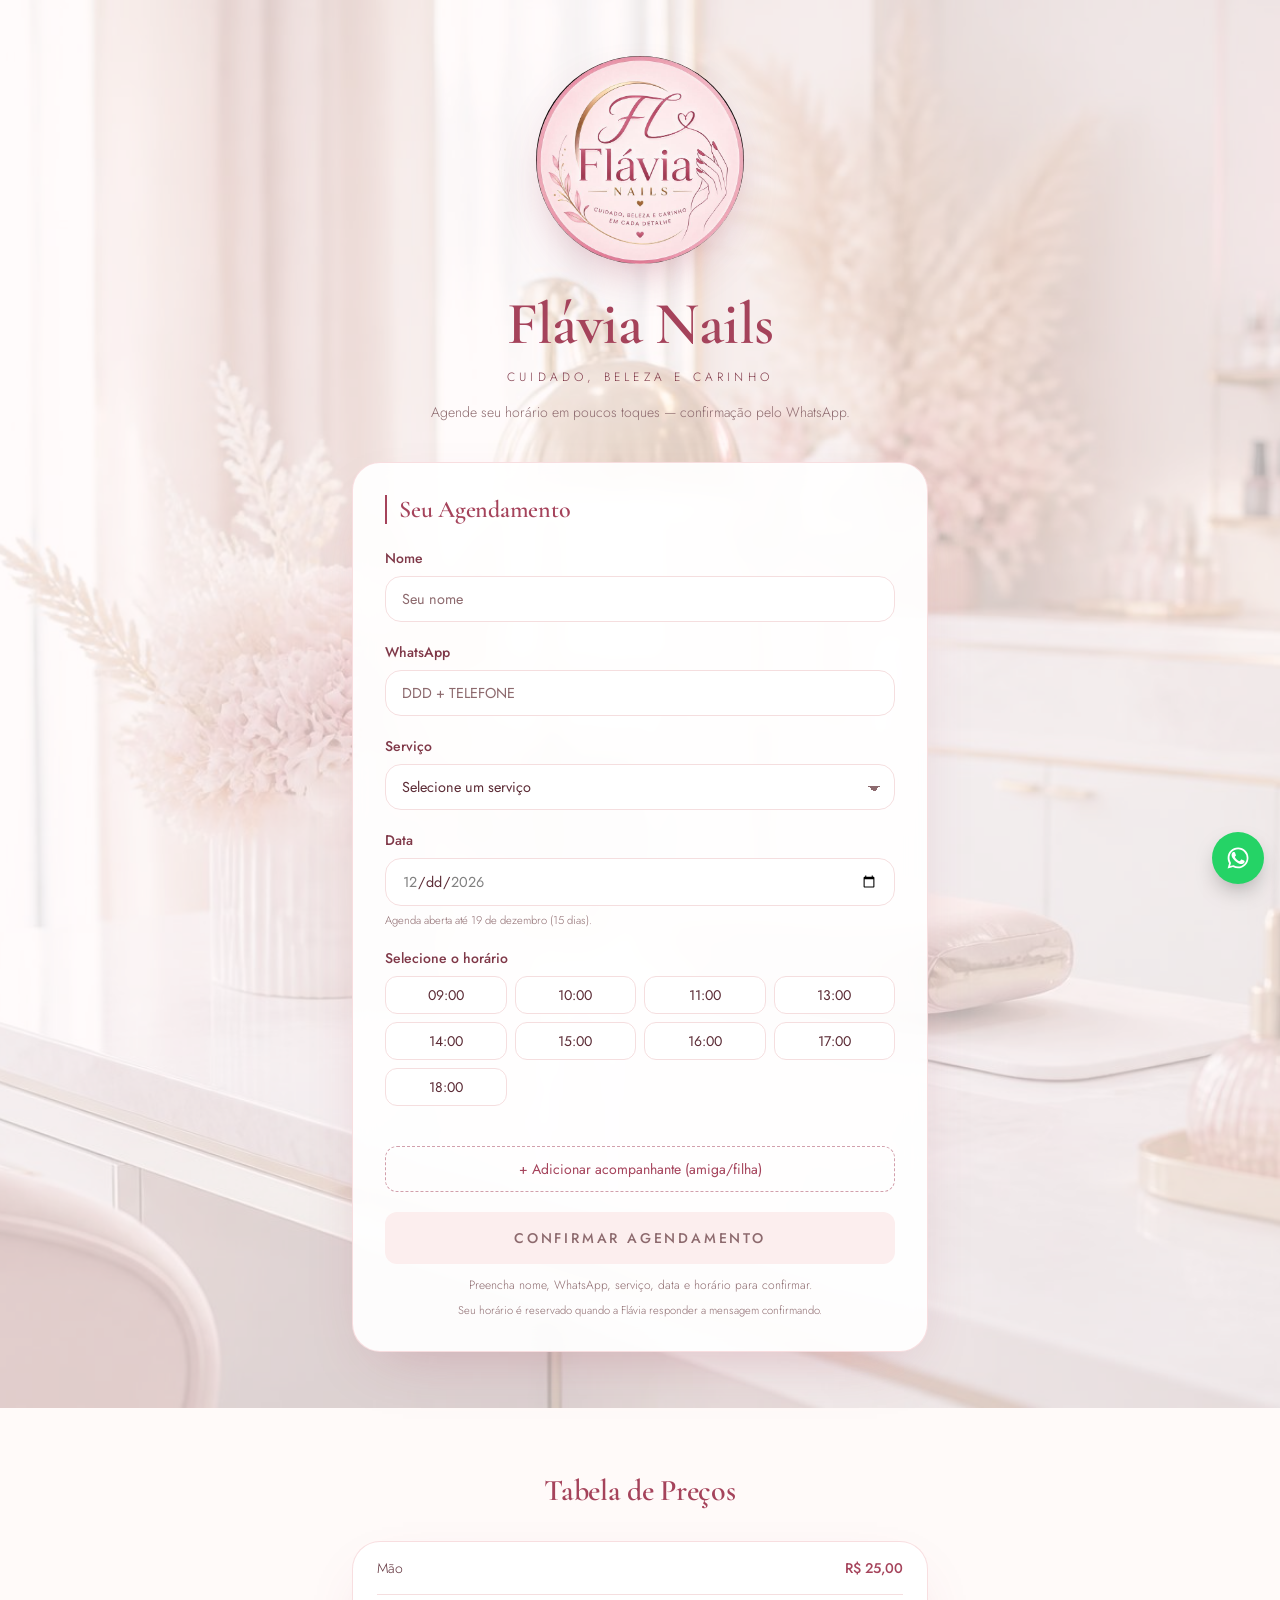
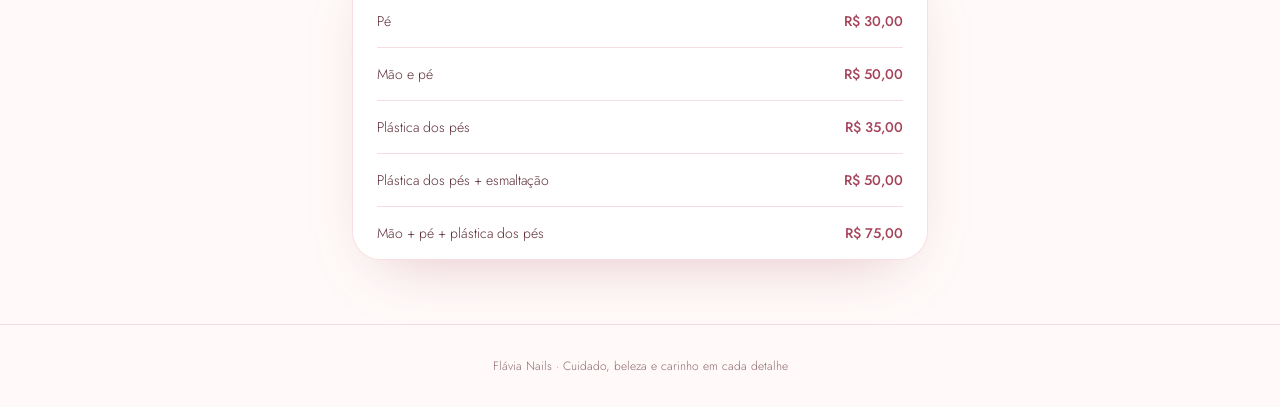
<file: index.html>
<!doctype html>
<html lang="pt-BR">
  <head>
    <meta charset="utf-8" />
    <meta name="viewport" content="width=device-width, initial-scale=1" />
    <title>Flávia Nails — Agendamento Online</title>
    <meta
      name="description"
      content="Agende seu horário na Flávia Nails: manicure, pedicure, plástica dos pés e esmaltação. Cuidado, beleza e carinho em cada detalhe."
    />
    <meta name="theme-color" content="#fff7f6" />
    <meta property="og:type" content="website" />
    <meta property="og:title" content="Flávia Nails — Agendamento Online" />
    <meta
      property="og:description"
      content="Agende seu horário na Flávia Nails em poucos toques — confirmação pelo WhatsApp."
    />
    <meta property="og:image" content="assets/hero-nails.jpg" />
    <meta name="twitter:card" content="summary_large_image" />
    <link rel="icon" type="image/png" href="assets/favicon.png" />
    <link rel="preconnect" href="https://fonts.googleapis.com" />
    <link rel="preconnect" href="https://fonts.gstatic.com" crossorigin />
    <link
      rel="stylesheet"
      href="https://fonts.googleapis.com/css2?family=Cormorant+Garamond:wght@500;600;700&family=Jost:wght@300;400;500;600&display=swap"
    />
    <link rel="stylesheet" href="styles.css" />
  </head>
  <body>
    <main>
      <!-- Hero + formulário -->
      <section class="hero">
        <img class="hero-bg" src="assets/hero-nails.jpg" alt="" width="1920" height="1280" />
        <div class="hero-veil"></div>

        <div class="hero-head">
          <img
            id="logo"
            class="logo"
            src="assets/logo.jpg"
            alt="Logotipo Flávia Nails"
            width="220"
            height="220"
            onerror="this.replaceWith(document.getElementById('logo-fallback').content.cloneNode(true))"
          />
          <template id="logo-fallback">
            <div class="logo logo-mark" aria-label="Flávia Nails"><span>FN</span></div>
          </template>
          <h1>Flávia Nails</h1>
          <p class="tagline">Cuidado, beleza e carinho</p>
          <p class="lede">Agende seu horário em poucos toques — confirmação pelo WhatsApp.</p>
        </div>

        <form class="card form-card" id="booking-form" novalidate>
          <h2 class="card-title">Seu Agendamento</h2>

          <div class="fields">
            <label class="field">
              <span class="field-label">Nome</span>
              <input id="name" class="input" type="text" placeholder="Seu nome" autocomplete="name" />
            </label>

            <label class="field">
              <span class="field-label">WhatsApp</span>
              <input
                id="phone"
                class="input"
                type="tel"
                inputmode="tel"
                placeholder="DDD + TELEFONE"
                autocomplete="tel"
              />
            </label>

            <label class="field">
              <span class="field-label">Serviço</span>
              <select id="service" class="input"></select>
            </label>

            <label class="field">
              <span class="field-label">Data</span>
              <input id="date" class="input" type="date" />
              <span class="ajuda" id="janela-datas"></span>
            </label>

            <div class="field">
              <span class="field-label">Selecione o horário</span>
              <div class="times" id="times" role="group" aria-label="Horários disponíveis"></div>
            </div>

            <div id="guests"></div>

            <button type="button" class="btn-dashed" id="add-guest">
              + Adicionar acompanhante (amiga/filha)
            </button>

            <a id="submit" class="btn-primary btn-block" href="#" target="_blank" rel="noreferrer" aria-disabled="true">
              Confirmar agendamento
            </a>
            <p class="hint" id="hint">Preencha nome, WhatsApp, serviço, data e horário para confirmar.</p>
            <p class="nota">
              Seu horário é reservado quando a Flávia responder a mensagem confirmando.
            </p>
          </div>
        </form>
      </section>

      <!-- Tabela de preços -->
      <section class="section">
        <div class="wrap">
          <h2 class="section-title">Tabela de Preços</h2>
          <ul class="card price-list" id="price-list"></ul>
        </div>
      </section>

      <footer class="footer">
        Flávia Nails · Cuidado, beleza e carinho em cada detalhe
      </footer>
    </main>

    <a class="wa-float" id="wa-float" href="#" target="_blank" rel="noreferrer" aria-label="Falar no WhatsApp">
      <svg viewBox="0 0 24 24" width="26" height="26" aria-hidden="true" fill="currentColor">
        <path d="M17.47 14.38c-.3-.15-1.75-.86-2.02-.96-.27-.1-.47-.15-.67.15-.2.3-.77.96-.94 1.16-.17.2-.35.22-.64.08-.3-.15-1.25-.46-2.38-1.47-.88-.78-1.48-1.75-1.65-2.05-.17-.3-.02-.46.13-.6.13-.13.3-.35.45-.52.15-.17.2-.3.3-.5.1-.2.05-.37-.02-.52-.08-.15-.67-1.6-.92-2.2-.24-.58-.49-.5-.67-.51h-.57c-.2 0-.52.07-.79.37-.27.3-1.04 1.01-1.04 2.470 0 1.45 1.06 2.86 1.21 3.06.15.2 2.1 3.2 5.08 4.49.71.3 1.26.49 1.69.63.71.22 1.36.19 1.87.12.57-.09 1.75-.72 2-1.41.25-.69.25-1.28.17-1.41-.07-.13-.27-.2-.57-.35z"/>
        <path d="M12.04 2.4c-5.3 0-9.6 4.3-9.6 9.6 0 1.7.45 3.35 1.3 4.8L2.4 21.6l4.95-1.3a9.56 9.56 0 0 0 4.69 1.2h.01c5.3 0 9.6-4.3 9.6-9.6s-4.3-9.5-9.61-9.5zm0 17.5h-.01a7.94 7.94 0 0 1-4.05-1.11l-.29-.17-2.94.77.78-2.87-.19-.3a7.93 7.93 0 0 1-1.22-4.23c0-4.39 3.57-7.96 7.97-7.96 2.13 0 4.13.83 5.63 2.34a7.9 7.9 0 0 1 2.33 5.63c0 4.4-3.57 7.9-8.01 7.9z"/>
      </svg>
    </a>

    <script src="config.js"></script>
    <script src="db.js"></script>
    <script src="app.js"></script>
  </body>
</html>
</file>
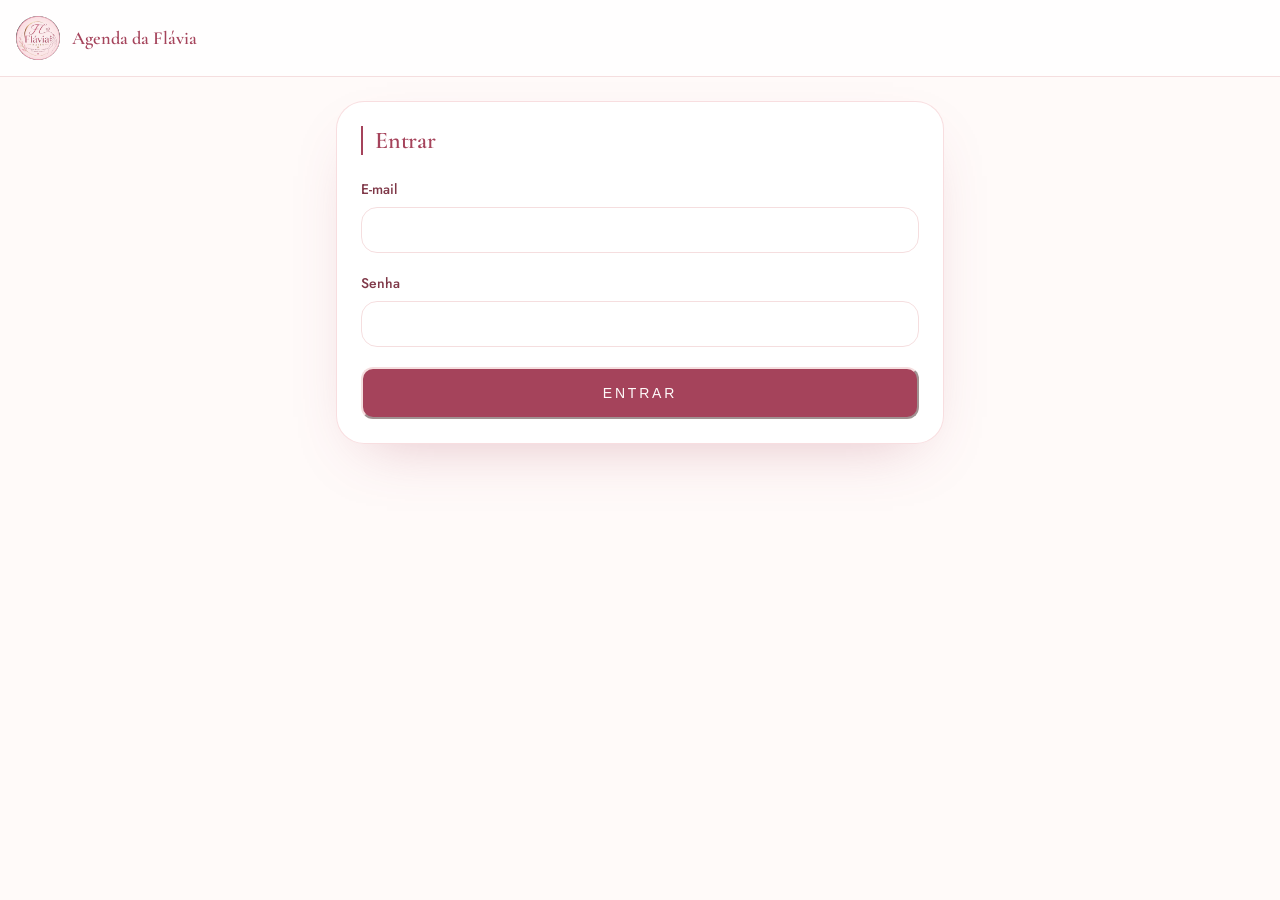
<file: admin.html>
<!doctype html>
<html lang="pt-BR">
  <head>
    <meta charset="utf-8" />
    <meta name="viewport" content="width=device-width, initial-scale=1" />
    <title>Agenda — Flávia Nails</title>
    <meta name="robots" content="noindex, nofollow" />
    <link rel="icon" type="image/png" href="assets/favicon.png" />

    <!-- Instalável como app: Android (Chrome) e iPhone (Safari) -->
    <link rel="manifest" href="manifest-admin.json" />
    <meta name="theme-color" content="#fdf4f2" />
    <link rel="apple-touch-icon" href="assets/apple-touch-icon.png" />
    <meta name="apple-mobile-web-app-capable" content="yes" />
    <meta name="mobile-web-app-capable" content="yes" />
    <meta name="apple-mobile-web-app-status-bar-style" content="default" />
    <meta name="apple-mobile-web-app-title" content="Agenda" />
    <link rel="preconnect" href="https://fonts.googleapis.com" />
    <link rel="preconnect" href="https://fonts.gstatic.com" crossorigin />
    <link
      rel="stylesheet"
      href="https://fonts.googleapis.com/css2?family=Cormorant+Garamond:wght@500;600;700&family=Jost:wght@300;400;500;600&display=swap"
    />
    <link rel="stylesheet" href="styles.css" />
    <link rel="stylesheet" href="admin.css" />
  </head>
  <body class="admin-body">
    <header class="admin-top">
      <div class="admin-brand">
        <img src="assets/logo.jpg" alt="" width="44" height="44" />
        <div>
          <strong>Agenda da Flávia</strong>
          <span id="quem"></span>
        </div>
      </div>
      <button type="button" id="sair" class="btn-ghost" hidden>Sair</button>
    </header>

    <main class="admin-main">
      <!-- Aviso quando o Supabase ainda não foi configurado -->
      <section id="tela-desligado" class="card admin-card" hidden>
        <h2 class="card-title">Agenda ainda não conectada</h2>
        <p class="admin-p">
          O banco de dados não está configurado. Preencha <code>supabase.url</code> e
          <code>supabase.anonKey</code> no arquivo <code>config.js</code> e publique de novo.
        </p>
      </section>

      <!-- Login -->
      <section id="tela-login" class="card admin-card" hidden>
        <h2 class="card-title">Entrar</h2>
        <form id="form-login" class="fields" style="margin-top: 1.5rem">
          <label class="field">
            <span class="field-label">E-mail</span>
            <input id="email" class="input" type="email" autocomplete="username" required />
          </label>
          <label class="field">
            <span class="field-label">Senha</span>
            <input
              id="senha"
              class="input"
              type="password"
              autocomplete="current-password"
              required
            />
          </label>
          <button type="submit" class="btn-primary btn-block" id="btn-entrar">Entrar</button>
          <p class="admin-erro" id="erro-login" hidden></p>
        </form>
      </section>

      <!-- Agenda -->
      <section id="tela-agenda" hidden>
        <div class="card admin-card">
          <div class="admin-card-head">
            <h2 class="card-title">Dia</h2>
            <div class="admin-nav-dia">
              <button type="button" class="btn-ghost" id="dia-anterior" aria-label="Dia anterior">
                ‹
              </button>
              <input id="dia" class="input admin-dia" type="date" />
              <button type="button" class="btn-ghost" id="dia-seguinte" aria-label="Próximo dia">
                ›
              </button>
            </div>
          </div>
          <p class="admin-p" id="resumo-dia"></p>
          <ul class="admin-slots" id="slots"></ul>
        </div>

        <div class="card admin-card" id="cartao-push" hidden>
          <h2 class="card-title">Avisos no celular</h2>
          <p class="admin-p" id="push-estado"></p>
          <div class="slot-acoes">
            <button type="button" class="btn-ghost" id="push-ligar">Ativar avisos</button>
            <button type="button" class="btn-ghost" id="push-desligar" hidden>Desativar</button>
          </div>
        </div>

        <div class="card admin-card">
          <h2 class="card-title">Próximos agendamentos</h2>
          <ul class="admin-proximos" id="proximos"></ul>
        </div>
      </section>
    </main>

    <script src="config.js"></script>
    <script src="db.js"></script>
    <script src="admin.js"></script>
    <script>
      // Registra o service worker (o que torna o painel instalável).
      if ("serviceWorker" in navigator) {
        window.addEventListener("load", function () {
          navigator.serviceWorker.register("sw.js").catch(function (e) {
            console.warn("Service worker não registrado:", e);
          });
        });
      }
    </script>
  </body>
</html>
</file>
<file: styles.css>
/* Flávia Nails — design system (convertido do projeto original) */

:root {
  --radius: 1rem;
  --rose: oklch(0.86 0.055 12);
  --rose-deep: oklch(0.52 0.13 8);
  --gold: oklch(0.75 0.09 78);
  --background: oklch(0.99 0.008 20);
  --foreground: oklch(0.36 0.07 8);
  --card: oklch(1 0 0);
  --primary: oklch(0.52 0.13 8);
  --primary-foreground: oklch(0.99 0.005 20);
  --secondary: oklch(0.96 0.02 15);
  --secondary-foreground: oklch(0.44 0.1 8);
  --muted: oklch(0.96 0.015 15);
  --muted-foreground: oklch(0.56 0.045 10);
  --accent: oklch(0.93 0.04 12);
  --border: oklch(0.92 0.025 14);
  --input: oklch(0.92 0.025 14);
  --ring: oklch(0.75 0.08 10);

  --font-display: "Cormorant Garamond", Georgia, serif;
  --font-sans: "Jost", "Segoe UI", system-ui, sans-serif;
}

*,
*::before,
*::after {
  box-sizing: border-box;
  border-color: var(--border);
}

html {
  scroll-behavior: smooth;
}

body {
  margin: 0;
  background-color: var(--background);
  color: var(--foreground);
  font-family: var(--font-sans);
  font-weight: 300;
  -webkit-font-smoothing: antialiased;
}

h1,
h2,
h3 {
  font-family: var(--font-display);
  font-weight: 600;
  letter-spacing: -0.01em;
  margin: 0;
}

img {
  max-width: 100%;
}

/* ---------- hero ---------- */

.hero {
  position: relative;
  isolation: isolate;
  min-height: 100vh;
  padding: 3.5rem 1rem;
}

.hero-bg {
  position: absolute;
  inset: 0;
  z-index: -2;
  height: 100%;
  width: 100%;
  object-fit: cover;
}

.hero-veil {
  position: absolute;
  inset: 0;
  z-index: -1;
  background-color: color-mix(in oklab, var(--background) 70%, transparent);
}

.hero-head {
  margin: 0 auto;
  max-width: 36rem;
  text-align: center;
}

.logo {
  display: block;
  margin: 0 auto;
  width: 10rem;
  height: 10rem;
  object-fit: cover;
  border-radius: 9999px;
  box-shadow: 0 20px 50px -20px color-mix(in oklab, var(--rose-deep) 45%, transparent);
}

.logo-mark {
  display: grid;
  place-items: center;
  background: linear-gradient(140deg, var(--rose), color-mix(in oklab, var(--gold) 60%, white));
  color: var(--primary-foreground);
  font-family: var(--font-display);
  font-size: 3rem;
  letter-spacing: 0.05em;
}

.hero-head h1 {
  margin-top: 1.5rem;
  font-size: 3rem;
  color: var(--primary);
}

.tagline {
  margin: 0.5rem 0 0;
  font-size: 0.75rem;
  text-transform: uppercase;
  letter-spacing: 0.35em;
  color: var(--secondary-foreground);
}

.lede {
  margin: 1rem 0 0;
  font-size: 0.875rem;
  color: var(--muted-foreground);
}

/* ---------- cards ---------- */

.card {
  background-color: color-mix(in oklab, var(--card) 92%, transparent);
  border: 1px solid color-mix(in oklab, var(--rose) 55%, transparent);
  box-shadow: 0 24px 60px -30px color-mix(in oklab, var(--rose-deep) 35%, transparent);
  backdrop-filter: blur(10px);
  border-radius: calc(var(--radius) + 12px);
}

.form-card {
  margin: 2.5rem auto 0;
  max-width: 36rem;
  padding: 1.5rem;
}

.card-title {
  border-left: 2px solid var(--primary);
  padding-left: 0.75rem;
  font-size: 1.5rem;
  color: var(--primary);
}

.fields {
  margin-top: 1.5rem;
  display: flex;
  flex-direction: column;
  gap: 1.25rem;
}

.field {
  display: block;
}

.field-label {
  display: block;
  margin-bottom: 0.5rem;
  font-size: 0.875rem;
  font-weight: 500;
  color: var(--secondary-foreground);
}

.input {
  width: 100%;
  border-radius: var(--radius);
  border: 1px solid var(--input);
  background-color: color-mix(in oklab, var(--card) 85%, transparent);
  padding: 0.75rem 1rem;
  font-size: 0.9rem;
  font-family: inherit;
  color: var(--foreground);
}

.input::placeholder {
  color: var(--muted-foreground);
}

.input:focus {
  outline: 2px solid color-mix(in oklab, var(--ring) 70%, transparent);
  outline-offset: 1px;
}

select.input {
  appearance: none;
  background-image: linear-gradient(45deg, transparent 50%, var(--muted-foreground) 50%),
    linear-gradient(135deg, var(--muted-foreground) 50%, transparent 50%);
  background-position: calc(100% - 20px) 55%, calc(100% - 14px) 55%;
  background-size: 6px 6px, 6px 6px;
  background-repeat: no-repeat;
  padding-right: 2.5rem;
}

/* ---------- horários ---------- */

.times {
  display: grid;
  grid-template-columns: repeat(3, minmax(0, 1fr));
  gap: 0.5rem;
}

.sem-horario {
  grid-column: 1 / -1;
  margin: 0;
  border: 1px dashed var(--border);
  border-radius: calc(var(--radius) - 4px);
  padding: 0.9rem;
  text-align: center;
  font-size: 0.8rem;
  color: var(--muted-foreground);
}

.time {
  border-radius: calc(var(--radius) - 4px);
  border: 1px solid var(--border);
  background-color: var(--card);
  color: var(--foreground);
  padding: 0.5rem 0.75rem;
  font-size: 0.875rem;
  font-family: inherit;
  cursor: pointer;
  transition: background-color 0.15s ease, color 0.15s ease;
}

.time:hover {
  background-color: var(--accent);
}

.time.is-taken,
.time:disabled {
  border-style: dashed;
  background-color: transparent;
  color: var(--muted-foreground);
  text-decoration: line-through;
  cursor: not-allowed;
}

.time.is-taken:hover {
  background-color: transparent;
}

.times.is-loading {
  opacity: 0.55;
  pointer-events: none;
}

.time.is-active {
  border-color: var(--primary);
  background-color: var(--primary);
  color: var(--primary-foreground);
}

/* ---------- acompanhantes ---------- */

.guest {
  display: flex;
  flex-direction: column;
  gap: 1rem;
  border-radius: calc(var(--radius) + 4px);
  border: 1px solid var(--border);
  background-color: color-mix(in oklab, var(--secondary) 60%, transparent);
  padding: 1rem;
  margin-bottom: 1.25rem;
}

.guest-head {
  display: flex;
  align-items: center;
  justify-content: space-between;
}

.guest-title {
  font-size: 0.875rem;
  font-weight: 500;
  color: var(--secondary-foreground);
}

.guest-remove {
  border: 0;
  background: none;
  padding: 0;
  font-family: inherit;
  font-size: 0.75rem;
  text-transform: uppercase;
  letter-spacing: 0.1em;
  color: var(--muted-foreground);
  cursor: pointer;
}

.guest-remove:hover {
  color: var(--primary);
}

/* ---------- botões ---------- */

.btn-dashed {
  width: 100%;
  border-radius: calc(var(--radius) - 4px);
  border: 1px dashed color-mix(in oklab, var(--primary) 50%, transparent);
  background: none;
  padding: 0.75rem 1rem;
  font-family: inherit;
  font-size: 0.875rem;
  color: var(--primary);
  cursor: pointer;
  transition: background-color 0.15s ease;
}

.btn-dashed:hover {
  background-color: var(--accent);
}

.btn-primary {
  display: inline-block;
  border-radius: calc(var(--radius) - 4px);
  background-color: var(--primary);
  color: var(--primary-foreground);
  padding: 0.85rem 1.5rem;
  font-size: 0.875rem;
  font-weight: 500;
  text-transform: uppercase;
  letter-spacing: 0.2em;
  text-align: center;
  text-decoration: none;
  transition: opacity 0.15s ease;
}

.btn-primary:hover {
  opacity: 0.9;
}

.btn-block {
  display: block;
  padding: 1rem;
}

.btn-primary.is-disabled {
  background-color: var(--muted);
  color: var(--muted-foreground);
  cursor: not-allowed;
}

.ajuda {
  display: block;
  margin-top: 0.4rem;
  font-size: 0.7rem;
  color: var(--muted-foreground);
}

.hint {
  margin: -0.5rem 0 0;
  text-align: center;
  font-size: 0.75rem;
  color: var(--muted-foreground);
}

.nota {
  margin: -0.75rem 0 0;
  text-align: center;
  font-size: 0.7rem;
  line-height: 1.5;
  color: var(--muted-foreground);
}

.shake {
  animation: shake 0.4s ease;
}

@keyframes shake {
  25% {
    transform: translateX(-4px);
  }
  50% {
    transform: translateX(4px);
  }
  75% {
    transform: translateX(-2px);
  }
}

/* ---------- seções ---------- */

.section {
  padding: 4rem 1rem;
}

.wrap {
  margin: 0 auto;
  max-width: 36rem;
}

.section-title {
  font-size: 1.875rem;
  text-align: center;
  color: var(--primary);
}

.price-list {
  margin: 2rem auto 0;
  max-width: 36rem;
  list-style: none;
  padding: 0 1.5rem;
}

.price-list li {
  display: flex;
  align-items: baseline;
  justify-content: space-between;
  gap: 1rem;
  padding: 1rem 0;
  font-size: 0.875rem;
}

.price-list li + li {
  border-top: 1px solid var(--border);
}

.price {
  font-weight: 500;
  color: var(--primary);
}

.footer {
  border-top: 1px solid var(--border);
  padding: 2rem 1rem;
  text-align: center;
  font-size: 0.75rem;
  color: var(--muted-foreground);
}

/* ---------- botão flutuante do WhatsApp ---------- */

.wa-float {
  position: fixed;
  right: 1rem;
  bottom: 1rem;
  z-index: 50;
  display: grid;
  place-items: center;
  width: 3.25rem;
  height: 3.25rem;
  border-radius: 9999px;
  background-color: #25d366;
  color: #fff;
  box-shadow: 0 10px 25px -8px rgb(0 0 0 / 0.4);
  transition: transform 0.15s ease;
}

.wa-float:hover {
  transform: scale(1.06);
}

/* ---------- telas maiores ---------- */

@media (min-width: 640px) {
  .hero-head h1 {
    font-size: 3.75rem;
  }
  .logo {
    width: 13rem;
    height: 13rem;
  }
  .form-card {
    padding: 2rem;
  }
  .times {
    grid-template-columns: repeat(4, minmax(0, 1fr));
  }
}
</file>
<file: admin.css>
/* Painel da agenda — complementa styles.css */

.admin-body {
  background-color: var(--background);
  min-height: 100vh;
}

.admin-top {
  display: flex;
  align-items: center;
  justify-content: space-between;
  gap: 1rem;
  padding: 1rem;
  border-bottom: 1px solid var(--border);
  background-color: color-mix(in oklab, var(--card) 80%, transparent);
  position: sticky;
  top: 0;
  z-index: 10;
  backdrop-filter: blur(8px);
}

.admin-brand {
  display: flex;
  align-items: center;
  gap: 0.75rem;
}

.admin-brand img {
  border-radius: 9999px;
  object-fit: cover;
}

.admin-brand strong {
  display: block;
  font-family: var(--font-display);
  font-size: 1.15rem;
  font-weight: 600;
  color: var(--primary);
}

.admin-brand span {
  display: block;
  font-size: 0.75rem;
  color: var(--muted-foreground);
}

.admin-main {
  margin: 0 auto;
  max-width: 40rem;
  padding: 1.5rem 1rem 4rem;
  display: flex;
  flex-direction: column;
  gap: 1.5rem;
}

.admin-card {
  padding: 1.5rem;
}

.admin-card-head {
  display: flex;
  align-items: center;
  justify-content: space-between;
  gap: 1rem;
  flex-wrap: wrap;
}

.admin-nav-dia {
  display: flex;
  align-items: center;
  gap: 0.5rem;
}

.admin-dia {
  width: auto;
  padding: 0.5rem 0.75rem;
}

.admin-p {
  margin: 1rem 0 0;
  font-size: 0.875rem;
  color: var(--muted-foreground);
}

.admin-erro {
  margin: 0;
  font-size: 0.8rem;
  color: oklch(0.55 0.2 27);
}

.btn-ghost {
  border: 1px solid var(--border);
  border-radius: calc(var(--radius) - 6px);
  background-color: transparent;
  color: var(--foreground);
  padding: 0.4rem 0.75rem;
  font-family: inherit;
  font-size: 0.8rem;
  cursor: pointer;
  transition: background-color 0.15s ease;
}

.btn-whats {
  border-color: color-mix(in oklab, #25d366 55%, transparent);
  color: #128c3e;
  text-decoration: none;
}

.btn-whats:hover {
  background-color: color-mix(in oklab, #25d366 14%, transparent);
}

.btn-ghost:hover {
  background-color: var(--accent);
}

/* ---------- lista de horários do dia ---------- */

.admin-slots,
.admin-proximos {
  list-style: none;
  margin: 1.25rem 0 0;
  padding: 0;
  display: flex;
  flex-direction: column;
  gap: 0.5rem;
}

.slot {
  display: flex;
  align-items: flex-start;
  gap: 0.75rem;
  border: 1px solid var(--border);
  border-radius: calc(var(--radius) - 2px);
  padding: 0.75rem;
}

.slot-hora {
  font-variant-numeric: tabular-nums;
  font-weight: 500;
  color: var(--primary);
  min-width: 3.2rem;
}

.slot-corpo {
  flex: 1;
  min-width: 0;
}

.slot-nome {
  font-size: 0.9rem;
  font-weight: 500;
}

.slot-detalhe {
  margin: 0.15rem 0 0;
  font-size: 0.8rem;
  color: var(--muted-foreground);
  word-break: break-word;
}

.slot-acoes {
  display: flex;
  flex-wrap: wrap;
  gap: 0.35rem;
  margin-top: 0.6rem;
}

.slot-livre {
  border-style: dashed;
  opacity: 0.75;
}

.slot-livre .slot-nome {
  color: var(--muted-foreground);
  font-weight: 400;
}

.slot-pendente {
  border-color: color-mix(in oklab, var(--gold) 65%, transparent);
  background-color: color-mix(in oklab, var(--gold) 12%, transparent);
}

.pedido + .pedido {
  margin-top: 0.75rem;
  padding-top: 0.75rem;
  border-top: 1px dashed var(--border);
}

.slot-aviso {
  margin: 0.5rem 0 0.6rem;
  font-size: 0.75rem;
  text-transform: uppercase;
  letter-spacing: 0.08em;
  color: var(--secondary-foreground);
}

.slot-bloqueio {
  background-color: color-mix(in oklab, var(--muted) 60%, transparent);
}

.slot-agendado {
  border-color: color-mix(in oklab, var(--rose) 70%, transparent);
  background-color: color-mix(in oklab, var(--secondary) 45%, transparent);
}

.etiqueta {
  display: inline-block;
  border-radius: 9999px;
  padding: 0.1rem 0.5rem;
  font-size: 0.65rem;
  text-transform: uppercase;
  letter-spacing: 0.1em;
  vertical-align: middle;
  margin-left: 0.4rem;
}

.etiqueta-pendente {
  background-color: color-mix(in oklab, var(--gold) 35%, transparent);
  color: var(--foreground);
}

.etiqueta-confirmado {
  background-color: var(--primary);
  color: var(--primary-foreground);
}

.admin-proximos li {
  border-bottom: 1px solid var(--border);
  padding-bottom: 0.75rem;
  font-size: 0.85rem;
  line-height: 1.5;
}

.admin-proximos .slot-acoes {
  margin-top: 0.5rem;
}

.admin-proximos li:last-child {
  border-bottom: 0;
}

.admin-proximos .quando {
  font-weight: 500;
  color: var(--primary);
  font-variant-numeric: tabular-nums;
}

.carregando {
  font-size: 0.85rem;
  color: var(--muted-foreground);
}
</file>
